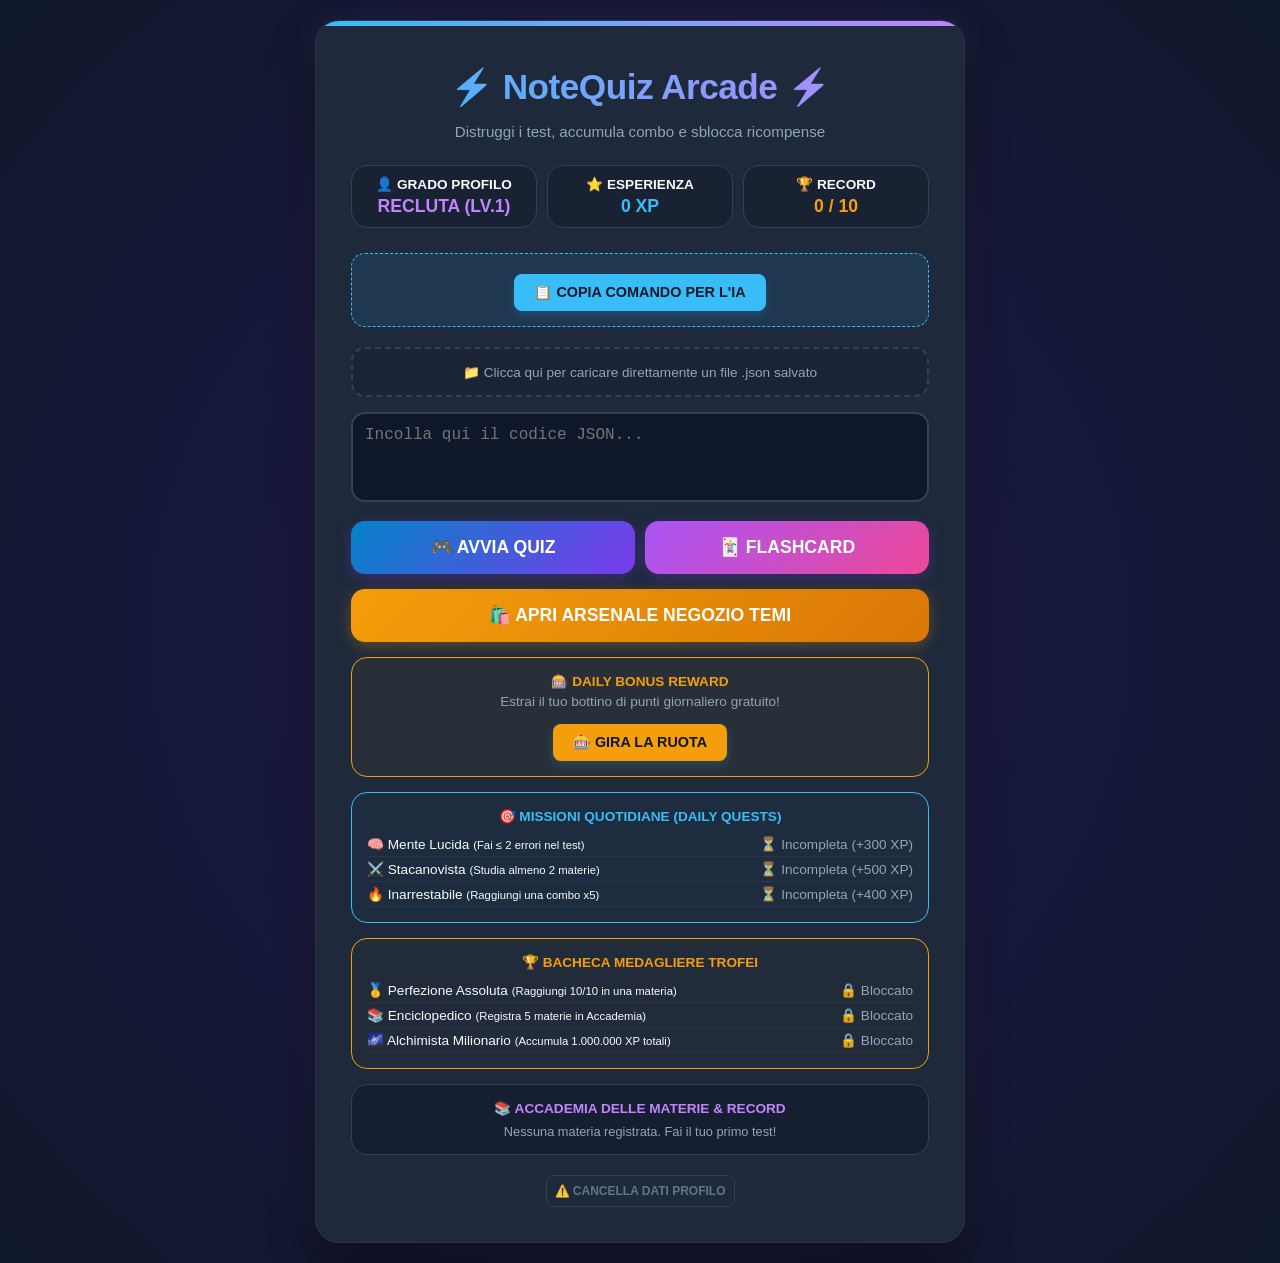
<file: index.html>
<!DOCTYPE html>
<html lang="it">
<head>
    <meta charset="UTF-8">
    <meta name="viewport" content="width=device-width, initial-scale=1.0, maximum-scale=1.0, user-scalable=no">
    <title>⚡ NoteQuiz Arcade Ultimate Edition ⚡</title>
    <style>
        :root {
            --bg-dark: #0f172a;
            --card-bg: #1e293b;
            --neon-blue: #38bdf8;
            --neon-purple: #c084fc;
            --neon-green: #4ade80;
            --neon-red: #f87171;
            --neon-gold: #f59e0b;
            --text-light: #f8fafc;
            --text-muted: #94a3b8;
            --gradient-start: #1e1b4b;
            --gradient-end: #0f172a;
        }
        .theme-veterano  { --neon-blue: #a1a1aa; --neon-purple: #4b5563; --gradient-start: #1e293b; --gradient-end: #0f172a; }
        .theme-suprema   { --neon-blue: #a855f7; --neon-purple: #6b21a8; --gradient-start: #2e1065; --gradient-end: #0f052d; }
        .theme-pazzo     { --neon-blue: #22c55e; --neon-purple: #15803d; --gradient-start: #062f1a; --gradient-end: #021a0c; }
        .theme-master    { --neon-blue: #06b6d4; --neon-purple: #0891b2; --gradient-start: #083344; --gradient-end: #02141e; }
        .theme-divina    { --neon-blue: #f43f5e; --neon-purple: #be123c; --gradient-start: #4c0519; --gradient-end: #1c020a; }
        .theme-enciclo   { --neon-blue: #3b82f6; --neon-purple: #1d4ed8; --gradient-start: #172554; --gradient-end: #050b24; }
        .theme-architeto { --neon-blue: #10b981; --neon-purple: #047857; --gradient-start: #022c22; --gradient-end: #011510; }
        .theme-filosofo  { --neon-blue: #eab308; --neon-purple: #a16207; --gradient-start: #422006; --gradient-end: #1c0d02; }
        .theme-alieni    { --neon-blue: #d946ef; --neon-purple: #a21caf; --gradient-start: #4a044e; --gradient-end: #1f0220; }
        .theme-reassoluto{ --neon-blue: #f97316; --neon-purple: #c2410c; --gradient-start: #431407; --gradient-end: #1a0602; }
        .theme-interstel { --neon-blue: #6366f1; --neon-purple: #4338ca; --gradient-start: #311042; --gradient-end: #0c0214; }
        .theme-creatore  { --neon-blue: #ec4899; --neon-purple: #9d174d; --gradient-start: #500734; --gradient-end: #200214; }
        .theme-cosmica   { --neon-blue: #00ffff; --neon-purple: #ff00ff; --gradient-start: #050515; --gradient-end: #000000; --card-bg: #070714; }

        * {
            box-sizing: border-box;
            transition: all 0.25s cubic-bezier(0.4, 0, 0.2, 1);
            -webkit-tap-highlight-color: transparent;
        }
        body {
            font-family: 'Segoe UI', Roboto, Helvetica, Arial, sans-serif;
            background-color: var(--bg-dark);
            color: var(--text-light);
            margin: 0;
            padding: 20px;
            display: flex;
            align-items: center;
            justify-content: center;
            min-height: 100vh;
            background-image: radial-gradient(circle at 50% 50%, var(--gradient-start) 0%, var(--gradient-end) 100%);
        }

        .container {
            width: 100%;
            max-width: 650px;
            background: var(--card-bg);
            padding: 35px;
            border-radius: 24px;
            box-shadow: 0 20px 40px rgba(0,0,0,0.5), 0 0 30px rgba(192, 132, 252, 0.1);
            border: 1px solid rgba(255, 255, 255, 0.05);
            position: relative;
            overflow: hidden;
        }

        .container::before {
            content: '';
            position: absolute;
            top: 0; left: 0; right: 0; height: 5px;
            background: linear-gradient(90deg, var(--neon-blue), var(--neon-purple));
        }

        .flash-correct { animation: flashG 0.4s ease-out; }
        .flash-wrong { animation: flashR 0.4s ease-out; }
        @keyframes flashG { 0%, 100% { box-shadow: 0 20px 40px rgba(0,0,0,0.5); } 50% { box-shadow: 0 0 40px var(--neon-green); } }
        @keyframes flashR { 0%, 100% { box-shadow: 0 20px 40px rgba(0,0,0,0.5); } 50% { box-shadow: 0 0 40px var(--neon-red); } }

        h1 {
            text-align: center; font-size: 2.2rem; font-weight: 800;
            background: linear-gradient(45deg, var(--neon-blue), var(--neon-purple));
            background-clip: text; -webkit-background-clip: text; -webkit-text-fill-color: transparent;
            margin-top: 10px; margin-bottom: 5px; letter-spacing: -0.5px;
        }

        .subtitle { text-align: center; color: var(--text-muted); margin-bottom: 25px; font-size: 0.95rem; }

        .dashboard-hud { display: flex; gap: 10px; justify-content: space-between; margin-bottom: 25px; flex-wrap: wrap; }
        .hud-widget { flex: 1; min-width: 140px; background: rgba(15, 23, 42, 0.4); border: 1px solid #334155; padding: 10px 14px; border-radius: 16px; text-align: center; font-size: 0.85rem; font-weight: 700; }
        .widget-val { display: block; font-size: 1.1rem; margin-top: 4px; }
        #profile-rank { color: var(--neon-purple); }
        #global-highscore { color: var(--neon-gold); }

        .file-drop-zone { border: 2px dashed #334155; padding: 15px; border-radius: 14px; text-align: center; margin-bottom: 15px; background: rgba(15, 23, 42, 0.2); cursor: pointer; font-size: 0.85rem; color: var(--text-muted); }
        .file-drop-zone:hover { border-color: var(--neon-blue); color: var(--text-light); }

        /* Negozio Temi Isolato */
        .shop-box { background: rgba(15, 23, 42, 0.3); padding: 20px; border-radius: 16px; border: 1px solid #334155; text-align: center; }
        .theme-grid { display: grid; grid-template-columns: repeat(2, 1fr); gap: 10px; margin-top: 15px; }
        .theme-select-btn { background: #1e293b; color: white; border: 1px solid #334155; padding: 12px; font-size: 0.85rem; border-radius: 10px; cursor: pointer; font-weight: bold; width: 100%; text-align: center; }
        .theme-select-btn:hover:not(.locked) { border-color: var(--neon-blue); background: #334155; transform: translateY(-1px); }
        .theme-select-btn.locked { opacity: 0.4; cursor: not-allowed; background: #0f172a; color: #475569; border-style: dashed; }

        .subjects-box { background: rgba(15, 23, 42, 0.5); padding: 15px; border-radius: 16px; margin-top: 15px; border: 1px solid #334155; text-align: left; font-size: 0.85rem; }
        .subject-tag-row { display: flex; justify-content: space-between; padding: 4px 0; border-bottom: 1px solid rgba(255,255,255,0.05); }
        
        .copy-box { background: rgba(56, 189, 248, 0.1); border: 1px dashed var(--neon-blue); padding: 15px; border-radius: 14px; margin-bottom: 20px; text-align: center; }
        .copy-btn { background: var(--neon-blue); color: var(--bg-dark); border: none; padding: 10px 20px; font-size: 0.9rem; font-weight: 700; border-radius: 8px; cursor: pointer; margin-top: 5px; box-shadow: 0 4px 10px rgba(56, 189, 248, 0.2); }
        
        textarea { width: 100%; height: 90px; padding: 12px; background: #0f172a; color: var(--text-light); border: 2px solid #334155; border-radius: 14px; resize: none; font-size: 1rem; font-family: monospace; }
        
        .action-btn { display: block; width: 100%; background: linear-gradient(135deg, #0284c7 0%, #7c3aed 100%); color: white; border: none; padding: 16px; font-size: 1.1rem; font-weight: 700; border-radius: 14px; cursor: pointer; margin-top: 15px; box-shadow: 0 4px 15px rgba(124, 58, 237, 0.3); }
        .action-btn:hover { transform: translateY(-2px); }

        .hidden { display: none !important; }

        .progress-hud { display: flex; align-items: center; justify-content: space-between; margin-bottom: 20px; background: rgba(15, 23, 42, 0.5); padding: 10px 16px; border-radius: 30px; font-size: 0.85rem; font-weight: 600; color: var(--neon-blue); }
        .progress-track { flex-grow: 1; height: 8px; background: #334155; border-radius: 10px; margin: 0 15px; overflow: hidden; }
        .progress-fill { width: 0%; height: 100%; background: linear-gradient(90deg, var(--neon-blue), var(--neon-purple)); border-radius: 10px; }

        .streak-badge { background: linear-gradient(45deg, #f59e0b, #ef4444); color: white; padding: 4px 10px; border-radius: 12px; font-weight: 800; font-size: 0.8rem; display: inline-block; margin-left: 10px; }
        #question-text { font-size: 1.3rem; font-weight: 700; line-height: 1.4; margin-bottom: 25px; }

        .tf-container { display: flex; gap: 15px; margin-top: 20px; }
        .option-btn { flex: 1; background: #1e293b; padding: 20px; font-size: 1.2rem; font-weight: 800; text-align: center; border-radius: 16px; cursor: pointer; border: 2px solid #334155; touch-action: manipulation; }
        .option-btn:hover { background: #334155; transform: scale(1.03); }

        .options-list { list-style: none; padding: 0; margin-top: 20px; }
        .option-item { background: #0f172a; padding: 16px 20px; margin: 12px 0; border-radius: 14px; cursor: pointer; border: 2px solid #334155; font-size: 1.05rem; font-weight: 600; }
        .option-item:hover { border-color: var(--neon-blue); background: #1e293b; transform: translateX(3px); }

        .correct { background-color: rgba(74, 222, 128, 0.15) !important; border-color: var(--neon-green) !important; color: var(--neon-green) !important; }
        .wrong { background-color: rgba(248, 113, 113, 0.15) !important; border-color: var(--neon-red) !important; color: var(--neon-red) !important; }

        .feedback { text-align: center; font-size: 1.1rem; margin-top: 25px; font-weight: 700; min-height: 30px; }
        #evaluation-text { font-size: 1.6rem; font-weight: 800; text-align: center; margin: 25px 0; text-transform: uppercase; }

        .error-log-box { background: rgba(15, 23, 42, 0.6); padding: 15px; border-radius: 14px; margin-top: 20px; max-height: 150px; overflow-y: auto; text-align: left; border: 1px solid #334155; }
        .error-item { border-bottom: 1px solid #334155; padding: 8px 0; font-size: 0.9rem; }
        
        .flashcard-card { background: #0f172a; border: 2px solid var(--neon-blue); border-radius: 16px; padding: 30px 20px; text-align: center; min-height: 180px; display: flex; align-items: center; justify-content: center; font-size: 1.2rem; font-weight: 700; cursor: pointer; margin-bottom: 15px; }
        .flashcard-controls { display: flex; gap: 15px; justify-content: space-between; }

        @media (max-width: 500px) {
            body { padding: 8px; }
            .container { padding: 20px 15px; border-radius: 16px; }
            h1 { font-size: 1.7rem; }
            .hud-widget { min-width: 100px; padding: 8px; font-size: 0.75rem; }
            .widget-val { font-size: 0.95rem; }
            .theme-grid { grid-template-columns: 1fr; }
            #question-text { font-size: 1.1rem; }
            .option-btn { padding: 15px; font-size: 1rem; }
            .option-item { padding: 12px 14px; font-size: 0.95rem; }
        }
    </style>
</head>
<body>
<div id="game-container" class="container">
    <h1>⚡ NoteQuiz Arcade ⚡</h1>
    <p class="subtitle">Distruggi i test, accumula combo e sblocca ricompense</p>
    
    
    <div class="dashboard-hud">
        <div class="hud-widget">👤 GRADO PROFILO<span id="profile-rank" class="widget-val">RECLUTA</span></div>
        <div class="hud-widget">⭐ ESPERIENZA<span id="profile-xp" class="widget-val" style="color:var(--neon-blue);">0 XP</span></div>
        <div class="hud-widget">🏆 RECORD<span id="global-highscore" class="widget-val">0 / 10</span></div>
    </div>

    
    <div id="resume-screen" class="hidden" style="text-align: center; background: rgba(124, 58, 237, 0.1); border: 1px solid var(--neon-purple); padding: 20px; border-radius: 14px; margin-bottom: 20px;">
        <span style="font-weight:700; color:var(--neon-purple); display:block; margin-bottom:5px;">💾 ACCESSO RAPIDO SALVATO</span>
        <span style="font-size:0.9rem; display:block; margin-bottom:15px; color:var(--text-muted);">Riprendi l'ultimo quiz interrotto.</span>
        <div style="display:flex; gap:10px;">
            <button class="action-btn" style="margin:0; padding:10px; background:var(--neon-purple);" onclick="resumeGame(true)">RIPRENDI</button>
            <button class="action-btn" style="margin:0; padding:10px; background:#475569;" onclick="resumeGame(false)">CANCELLA</button>
        </div>
    </div>
    
    <div id="setup-screen">
        <div class="copy-box">
            <button class="copy-btn" onclick="copyPromptToClipboard()">📋 COPIA COMANDO PER L'IA</button>
        </div>

        <div class="file-drop-zone" onclick="document.getElementById('file-loader-input').click()">
            📁 Clicca qui per caricare direttamente un file .json salvato
            <input type="file" id="file-loader-input" class="hidden" accept=".json" onchange="handleFileImport(this.files)">
        </div>

                <textarea id="notes-input" placeholder="Incolla qui il codice JSON..."></textarea>
        
        <div style="display: flex; gap: 10px;">
            <button class="action-btn" style="flex: 1;" onclick="startOfflineQuiz('quiz')">🎮 AVVIA QUIZ</button>
            <button class="action-btn" style="flex: 1; background: linear-gradient(135deg, #a855f7 0%, #ec4899 100%);" onclick="startOfflineQuiz('flashcard')">🃏 FLASHCARD</button>
        </div>

        
        <button class="action-btn" style="background: linear-gradient(135deg, #f59e0b 0%, #d97706 100%); box-shadow: 0 4px 15px rgba(245, 158, 11, 0.3);" onclick="toggleShopView(true)">🛍️ APRI ARSENALE NEGOZIO TEMI</button>

        
        <div id="daily-spin-box" class="subjects-box" style="text-align: center; border-color: var(--neon-gold); background: rgba(245, 158, 11, 0.05); margin-top: 15px;">
            <div style="font-weight:800; color:var(--neon-gold); text-transform: uppercase; margin-bottom: 5px;">🎰 DAILY BONUS REWARD</div>
            <span id="spin-status-text" style="font-size:0.85rem; color:var(--text-muted); display:block; margin-bottom:10px;">Estrai il tuo bottino di punti giornaliero gratuito!</span>
            <button id="spin-btn" class="copy-btn" style="background:var(--neon-gold); color:var(--bg-dark);" onclick="triggerDailySpin()">🎰 GIRA LA RUOTA</button>
        </div>
        
        <div class="subjects-box" style="border-color: var(--neon-blue); background: rgba(56, 189, 248, 0.02);">
            <div style="font-weight:800; color:var(--neon-blue); text-align:center; margin-bottom:8px; text-transform:uppercase;">🎯 MISSIONI QUOTIDIANE (DAILY QUESTS)</div>
            <div class="subject-tag-row"><span>🧠 Mente Lucida <small>(Fai ≤ 2 errori nel test)</small></span> <span id="q1-status">⏳ Incompleta</span></div>
            <div class="subject-tag-row"><span>⚔️ Stacanovista <small>(Studia almeno 2 materie)</small></span> <span id="q2-status">⏳ Incompleta</span></div>
            <div class="subject-tag-row"><span>🔥 Inarrestabile <small>(Raggiungi una combo x5)</small></span> <span id="q3-status">⏳ Incompleta</span></div>
        </div>

        
        <div class="subjects-box" style="border-color: var(--neon-gold); background: rgba(245, 158, 11, 0.02);">
            <div style="font-weight:800; color:var(--neon-gold); text-align:center; margin-bottom:8px; text-transform:uppercase;">🏆 BACHECA MEDAGLIERE TROFEI</div>
            <div class="subject-tag-row"><span>🥇 Perfezione Assoluta <small>(Raggiungi 10/10 in una materia)</small></span> <span id="ach1-status">🔒 Bloccato</span></div>
            <div class="subject-tag-row"><span>📚 Enciclopedico <small>(Registra 5 materie in Accademia)</small></span> <span id="ach2-status">🔒 Bloccato</span></div>
            <div class="subject-tag-row"><span>🌌 Alchimista Milionario <small>(Accumula 1.000.000 XP totali)</small></span> <span id="ach3-status">🔒 Bloccato</span></div>
        </div>

        <div class="subjects-box">
            <div style="font-weight:800; color:var(--neon-purple); text-align:center; margin-bottom:8px;">📚 ACCADEMIA DELLE MATERIE & RECORD</div>
            <div id="subjects-list-container">
                <div style="color:var(--text-muted); text-align:center; font-size:0.8rem;">Nessuna materia registrata. Fai il tuo primo test!</div>
            </div>
        </div>

        <button onclick="wipeAllArcadeData()" style="background: transparent; color: #64748b; border: 1px solid #334155; padding: 8px; font-size: 0.75rem; font-weight: 600; border-radius: 8px; cursor: pointer; width: auto; display: block; margin: 20px auto 0 auto;">⚠️ CANCELLA DATI PROFILO</button>
    </div>

    
    <div id="shop-screen" class="hidden shop-box">
        <div style="font-weight:800; color:var(--neon-gold); font-size: 1.3rem;">🛍️ ARSENALE DEI 14 TEMI SBLOCCABILI</div>
        <p style="font-size: 0.85rem; color: var(--text-muted); margin-bottom: 15px;">I temi si sbloccano automaticamente raggiungendo i gradi XP richiesti.</p>
        
        <div class="theme-grid">
            <button class="theme-select-btn" onclick="changeTheme('cyber')">Blue Cyber (0 XP)</button>
            <button id="shop-btn-veterano" class="theme-select-btn locked" onclick="changeTheme('veterano')">Veterano (4k XP)</button>
            <button id="shop-btn-suprema" class="theme-select-btn locked" onclick="changeTheme('suprema')">Intelligenza Suprema (8k XP)</button>
            <button id="shop-btn-pazzo" class="theme-select-btn locked" onclick="changeTheme('pazzo')">Scienziato Pazzo (15k XP)</button>
            <button id="shop-btn-master" class="theme-select-btn locked" onclick="changeTheme('master')">Master Copia-Incolla (30k XP)</button>
            <button id="shop-btn-divina" class="theme-select-btn locked" onclick="changeTheme('divina')">Divinità dello Studio (50k XP)</button>
            <button id="shop-btn-enciclo" class="theme-select-btn locked" onclick="changeTheme('enciclo')">Enciclopedia Vivente (100k XP)</button>
            <button id="shop-btn-architeto" class="theme-select-btn locked" onclick="changeTheme('architeto')">Architetto del Sapere (250k XP)</button>
            <button id="shop-btn-filosofo" class="theme-select-btn locked" onclick="changeTheme('filosofo')">Filosofo Immantale (500k XP)</button>
            <button id="shop-btn-alieni" class="theme-select-btn locked" onclick="changeTheme('alieni')">Intelligenza Alieni (1M XP)</button>
            <button id="shop-btn-reassoluto" class="theme-select-btn locked" onclick="changeTheme('reassoluto')">Re del Copia-Incolla (10M XP)</button>
            <button id="shop-btn-interstel" class="theme-select-btn locked" onclick="changeTheme('interstel')">Entità Interstellare (100M XP)</button>
            <button id="shop-btn-creatore" class="theme-select-btn locked" onclick="changeTheme('creatore')">Creatore di Mondi (500M XP)</button>
            <button id="shop-btn-cosmica" class="theme-select-btn locked" onclick="changeTheme('cosmica')">Singolarità Cosmica (1B XP)</button>
        </div>
        
        <button class="action-btn" style="background: #334155; margin-top: 20px;" onclick="toggleShopView(false)">◀ TORNA ALLA HOME</button>
    </div>
    
    <div id="flashcard-screen" class="hidden">
        <div class="progress-hud">
            <span id="flash-hud-index">CARTA 1</span>
            <span style="color: var(--neon-purple);">📚 MODALITÀ STUDIO</span>
        </div>
        <div id="flashcard-element" class="flashcard-card" onclick="flipFlashcard()">Testo Carta</div>
        <div class="flashcard-controls">
            <button class="action-btn" style="margin: 0; padding: 12px; width: 45%; background: #334155;" onclick="prevFlashcard()">◀ INDIETRO</button>
            <button class="action-btn" style="margin: 0; padding: 12px; width: 45%;" onclick="nextFlashcard()">AVANTI ▶</button>
        </div>
        <button class="action-btn" style="background: #b91c1c; margin-top: 20px;" onclick="exitFlashcards()">❌ ESCI E AVVIA QUIZ</button>
    </div>

    
    <div id="result-screen" class="hidden">
        <h2>🏆 CLASSIFICA FINALE 🏆</h2>
        <p class="score" style="text-align: center; font-size: 1.3rem;">Punteggio Finale: <span id="final-score" style="color: var(--neon-blue); font-size: 2rem;">0</span> / <span id="total-questions-hud">10</span></p>
        <div id="evaluation-text" style="font-size: 1.4rem; font-weight:800; margin-bottom:10px; text-align:center;"></div>
        <div id="new-record-text" style="font-size: 1.2rem; font-weight: 800; color: #f59e0b; text-align: center; margin-bottom: 15px;" class="hidden">🔥 NUOVO RECORD ASSOLUTO BATTUTO! 🔥</div>
        
        <div id="error-log-container" class="hidden">
            <div style="font-weight: 700; color: var(--neon-red); font-size: 0.95rem; margin-top: 15px; text-transform: uppercase; text-align: center;">🎯 REGISTRO REPLAY DEGLI ERRORI</div>
            <div id="error-log-list" class="error-log-box"></div>
        </div>
        
        <div style="display:flex; gap:10px;">
            <button class="action-btn" style="flex:1; background:#0284c7;" onclick="exportQuizReport()">🔗 CONDIVIDI RISULTATI</button>
            <button class="action-btn" style="flex:1;" onclick="resetQuiz()">🔄 GIOCA ANCORA</button>
        </div>
    </div>
</div>
<script src="quiz.js"></script>
<script>
  if ('serviceWorker' in navigator) {
    window.addEventListener('load', () => {
      navigator.serviceWorker.register('/sw.js')
        .then((reg) => console.log('Service Worker registrato con successo!', reg))
        .catch((err) => console.error('Errore di registrazione:', err));
    });
  }
</script>
</body>
</html>
</file>
